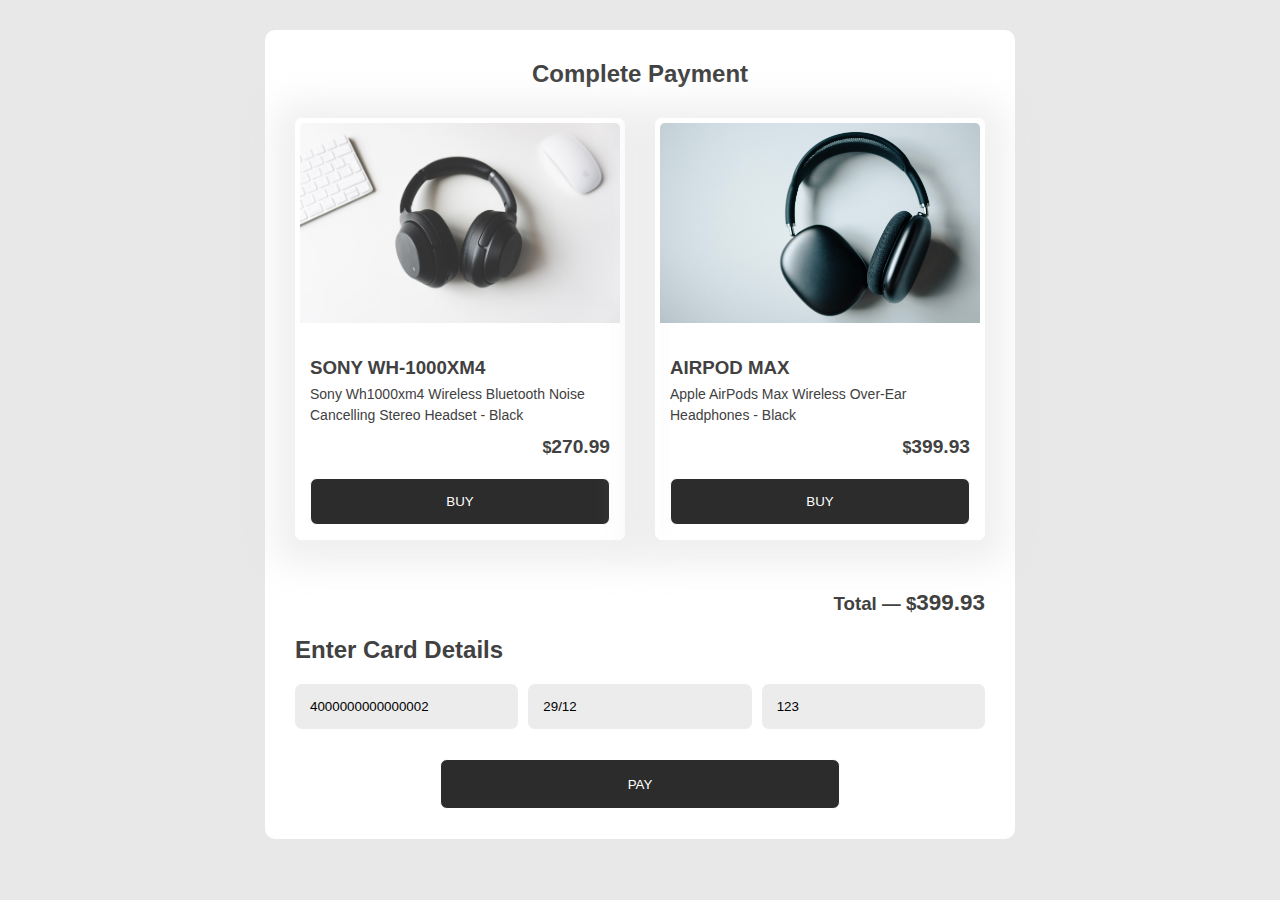
<file: index.html>
<!DOCTYPE html>
<html lang="en">
<head>
    <meta charset="UTF-8">
    <meta http-equiv="X-UA-Compatible" content="IE=edge">
    <meta name="viewport" content="width=device-width, initial-scale=1.0">
    <link rel="stylesheet" href="style.css">
    <title>Payment Hub | Checkout</title>
</head>
<body>
    <main class="overall-container">
        <h2 class="overall-container__header">Complete Payment</h2>
        <div class="product-container">
            <div class="product">
                <img class="product__img" src="./assets/sony-headphone.jpg" alt="sony heaphone image" >
                <div class="product-details">
                    <h3 class="product-details__header">SONY WH-1000XM4</h3>
                    <p class="product-details__desc">Sony Wh1000xm4 Wireless Bluetooth Noise Cancelling Stereo Headset - Black</p>
                    <h4 class="product-details__price">$<span class="price" id="sony-price">270.99</span></h4>
                    <button class="buy-btn" id="buy-sony">BUY</button>
                </div>
            </div>

            <div class="product">
                <img class="product__img" src="./assets/apple-headphone.jpg" alt="apple heaphone image" >
                <div class="product-details">
                    <h3 class="product-details__header">AIRPOD MAX</h3>
                    <p class="product-details__desc">Apple AirPods Max Wireless Over-Ear Headphones - Black</p>
                    <h4 class="product-details__price">$<span class="price" id="apple-price">399.93</span></h4>
                    <button class="buy-btn" id="buy-apple">BUY</button>
                </div>
            </div>
        </div>
        <h3 class="total-price">Total — $<span class="price" id="price">399.93</span> </h3>
        <form class="form">
            <h2 class="form__header">Enter Card Details</h2>
            <div class="inputs">
                <input class="inputs__card-number" id="card-number" type="text" maxlength="16" placeholder="enter card number" value="4000000000000002" required/>
                <input class="inputs__exp-date" id="exp-date" type="text" maxlength="5" placeholder="enter expiry date" value="29/12" required/>
                <input class="inputs__cvv" id="cvv" type="text" maxlength="3" placeholder="enter card cvv" value="123" required/>
            </div>
            <button class="pay-btn" id="pay-btn">
                <span id="pay-text">PAY</span>
                <span class="loader" id="loader"></span>
            </button>
        </form>
    </main>

    <script type="text/javascript" src="./app.js"></script>
</body>
</html>
</file>
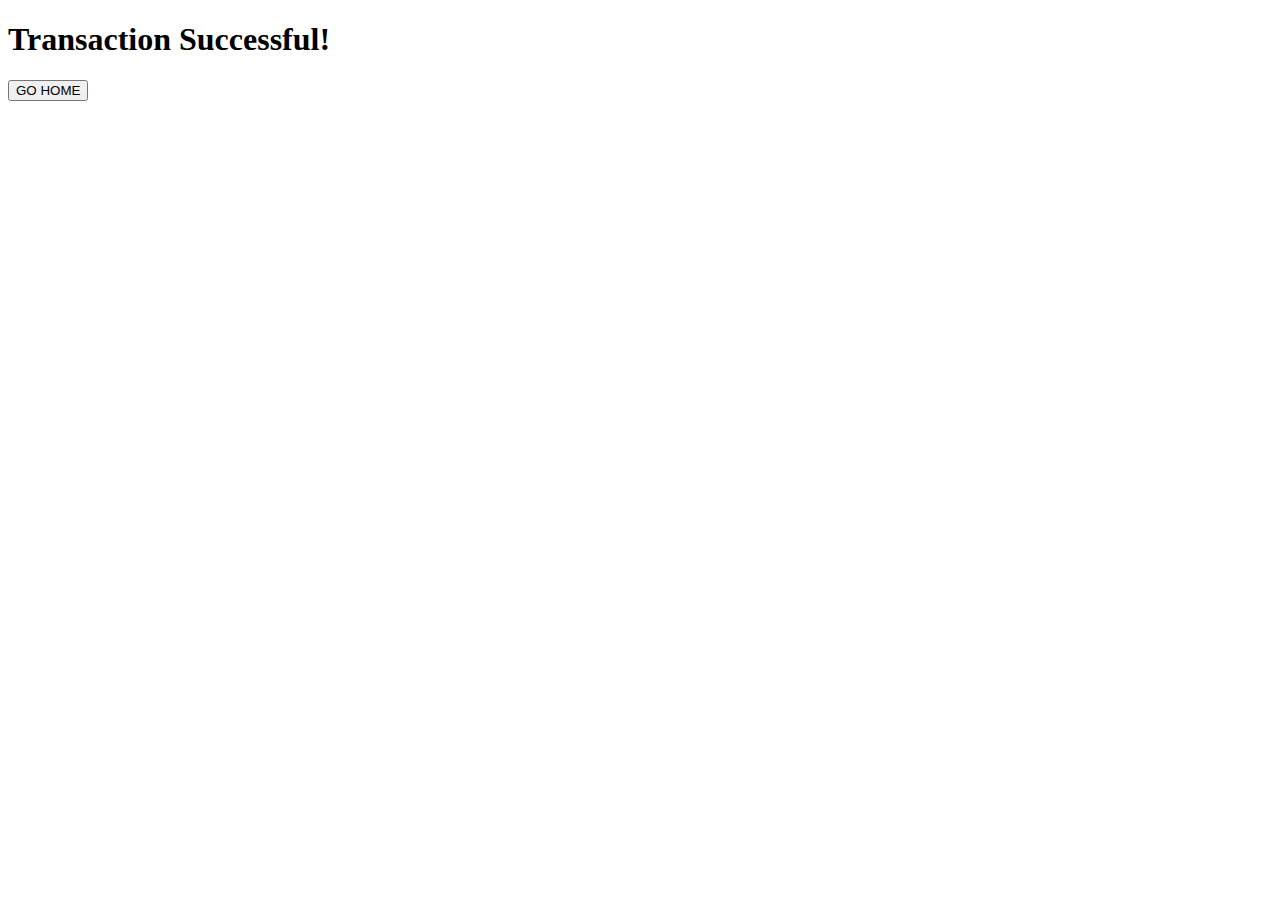
<file: completed.html>
<!DOCTYPE html>
<html lang="en">
<head>
    <meta charset="UTF-8">
    <meta http-equiv="X-UA-Compatible" content="IE=edge">
    <meta name="viewport" content="width=device-width, initial-scale=1.0">
    <title>Payment Hub | Success</title>
</head>
<body>
  <main>
    <h1>Transaction Successful!</h1>
    <a href="/"><button>GO HOME</button></a>
  </main>
</body>
</html>
</file>
<file: style.css>
* {
    margin: 0;
    padding: 0;
    box-sizing: border-box;
}

body {
    font-family: sans-serif;
    color: rgb(65, 65, 65);
    background-color: rgb(232, 232, 232);
}

.overall-container {
    width: 750px;
    margin: 30px auto;
    padding: 30px;
    border-radius: 10px;
    background-color: white;
}
.overall-container__header {
    margin-bottom: 30px;
    text-align: center;
    font-weight: bolder;
}

.product-container {
    display: flex;
    /* flex-wrap: wrap; */
    align-items: center;
    justify-content: space-between;
    gap: 30px;
    margin-bottom: 50px;
}

.product {
    border-radius: 7px;
    width: 50%;
    box-shadow: 0 5px 35px 20px rgb(228 228 228 / 60%);
    border: 5px solid rgb(255 255 255);
}
.product:hover {
    box-shadow: 0 5px 35px 20px rgba(129, 147, 131, 0.2);
}
.product__img {
    object-fit: cover;
    height: 200px;
    width: 100%;
    border-radius: 5px 5px 0 0;
    margin-bottom: 20px;
}

.product-details {
    padding: 10px;
}
.product-details__header {
    margin-bottom: 5px;
}
.product-details__desc {
    font-size: 14px;
    line-height: 1.5;
    margin-bottom: 10px;
}
.product-details__price {
    margin-bottom: 20px;
    text-align: right;
}
.price {
    font-size: larger;
}
.buy-btn, .pay-btn {
    border: none;
    width: 100%;
    padding: 15px;
    text-align: center;
    border-radius: 7px;
    color: white;
    background-color: rgb(44, 44, 44);
    border: 1px solid white;
    transition: 0.3s ease;
    cursor: pointer;
}
.buy-btn:hover, .buy-btn:focus {
    border: 1px solid rgb(44, 44, 44);
    background-color: white;
    outline: none;
    color: rgb(44, 44, 44);
}

.total-price {
    text-align: right;
    margin-bottom: 20px;
}

.form__header {
    margin-bottom: 20px;
}
.inputs {
    display: flex;
    gap: 10px;
    margin-bottom: 30px;
}
.inputs input {
    width: 100%;
    border: none;
    border-radius: 7px;
    padding: 15px;
    background-color: rgb(236, 236, 236);
}
.inputs input:focus {
    outline: 1px solid rgb(44, 44, 44);
}

.pay-btn {
    display: block;
    margin: 0 auto;
    height: 50px;
    width: 400px;
}
.pay-btn:focus {
    outline: 1px solid white;
    box-shadow: 0 10px 10px 5px rgb(224 224 224);
}
.loader {
    display: none;
    border-top: transparent;
    border-radius: 50%;
    border: 1px solid white;
    border-top: 1px solid transparent;
    width: 20px;
    height: 20px;
    animation: spin linear 0.5s infinite;
}
@keyframes spin {
    to {transform: rotate(360deg)}
}

@media screen and (max-width: 450px) {
    body {
        background-color: white;
        font-size: 20px;
    }
    .product-container {
        flex-direction: column;
    }
    .product {
        width: 100%;
    }
    .product__img {
        height: 400px;
    }
    .product-details__desc {
        font-size: 16px;
    }

    .buy-btn, .pay-btn {
        padding: 20px;
    }
    .pay-btn {
        width: 100%;
    }
    
    .inputs {
        flex-direction: column;
    }
    .inputs input {
        padding: 20px;
    }
}
</file>
